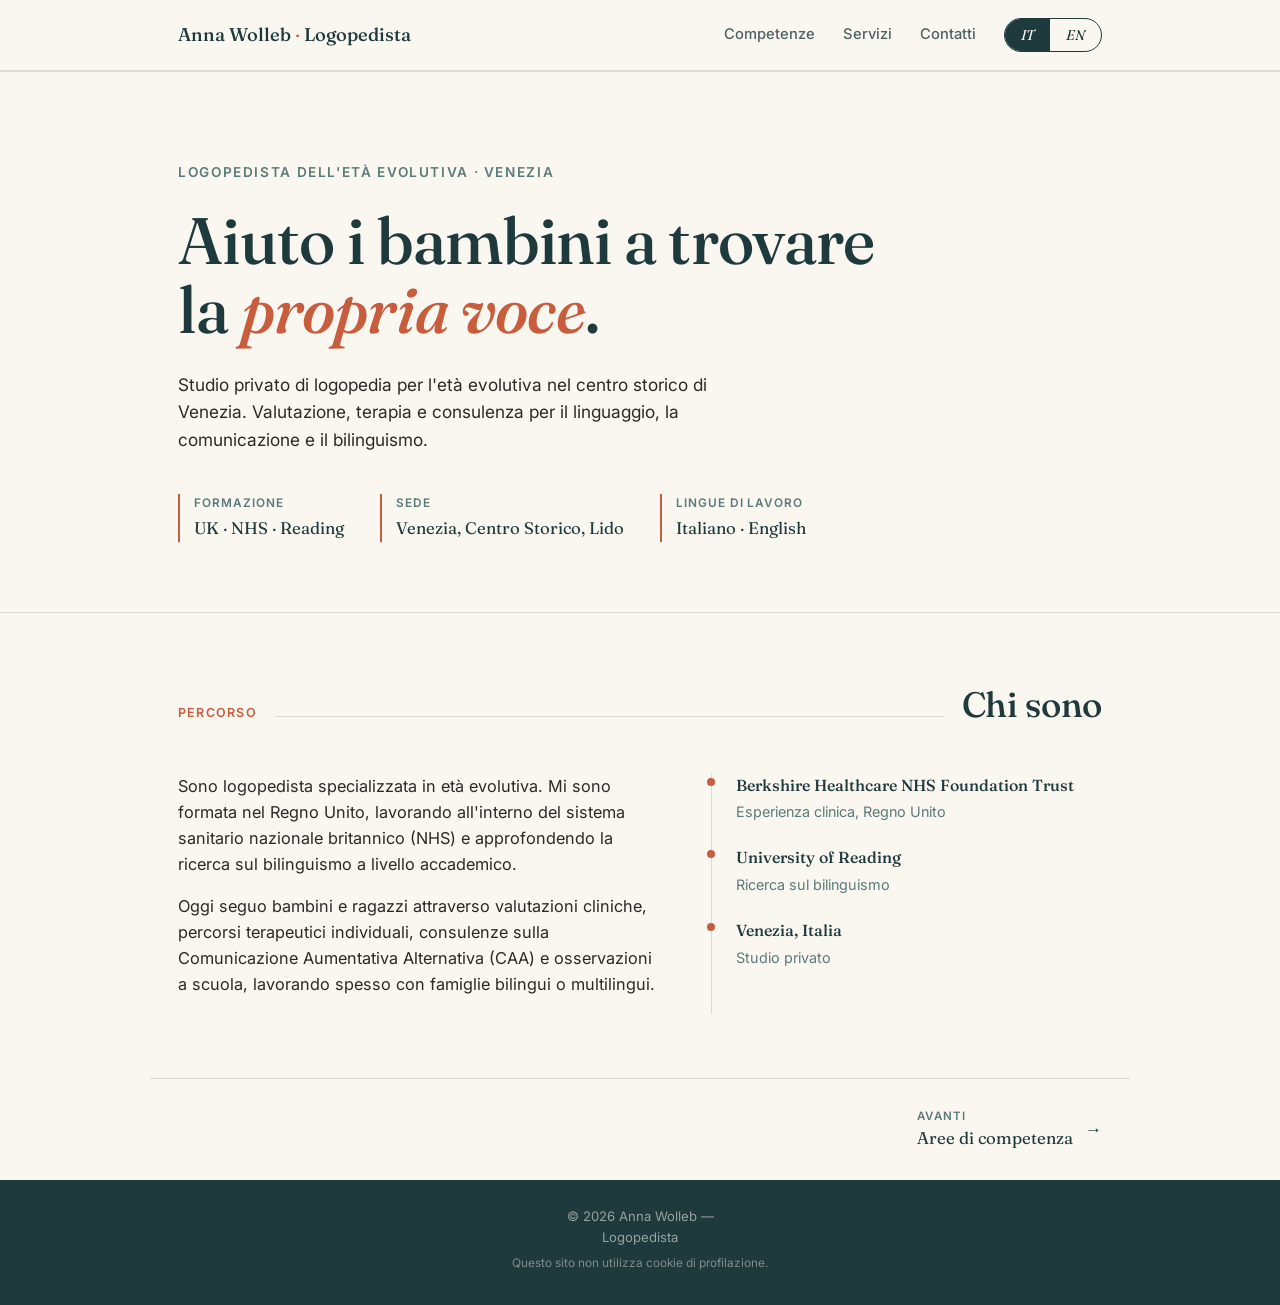
<file: index.html>
<!DOCTYPE html>
<html lang="it">
<head>
<meta charset="UTF-8">
<meta name="viewport" content="width=device-width, initial-scale=1.0">
<title>Anna Wolleb — Logopedista | Speech-Language Therapist</title>
<link rel="preconnect" href="https://fonts.googleapis.com">
<link rel="preconnect" href="https://fonts.gstatic.com" crossorigin>
<link href="https://fonts.googleapis.com/css2?family=Fraunces:ital,opsz,wght@0,9..144,300;0,9..144,400;0,9..144,500;0,9..144,600;1,9..144,400;1,9..144,500&family=Inter:wght@400;500;600&display=swap" rel="stylesheet">
<link rel="stylesheet" href="styles.css">
</head>
<body>

<header>
  <div class="header-inner">
    <a class="logo" href="index.html">Anna Wolleb <span>·</span> Logopedista</a>
    <nav>
      <a class="nav-link" href="expertise.html"><span data-lang="it">Competenze</span><span data-lang="en">Expertise</span></a>
      <a class="nav-link" href="services.html"><span data-lang="it">Servizi</span><span data-lang="en">Services</span></a>
      <a class="nav-link" href="contact.html"><span data-lang="it">Contatti</span><span data-lang="en">Contact</span></a>
      <div class="lang-toggle">
        <button id="btn-it" class="active" onclick="setLang('it')">IT</button>
        <button id="btn-en" onclick="setLang('en')">EN</button>
      </div>
    </nav>
  </div>
</header>

<section class="hero">
  <div class="wrap">
    <div class="hero-eyebrow">
      <span data-lang="it">Logopedista dell'età evolutiva · Venezia</span>
      <span data-lang="en">Paediatric Speech-Language Therapist · Venice</span>
    </div>
    <h1>
      <span data-lang="it">Aiuto i bambini a trovare<br>la <em>propria voce</em>.</span>
      <span data-lang="en">Helping children find<br>their <em>own voice</em>.</span>
    </h1>
    <p class="hero-sub">
      <span data-lang="it">Studio privato di logopedia per l'età evolutiva nel centro storico di Venezia. Valutazione, terapia e consulenza per il linguaggio, la comunicazione e il bilinguismo.</span>
      <span data-lang="en">A private speech-language therapy practice in the historic centre of Venice, working with children on language, communication, and bilingual development.</span>
    </p>
    <div class="hero-meta">
      <div class="hero-meta-item">
        <div class="label"><span data-lang="it">Formazione</span><span data-lang="en">Trained</span></div>
        <div class="value">UK · NHS · Reading</div>
      </div>
      <div class="hero-meta-item">
        <div class="label"><span data-lang="it">Sede</span><span data-lang="en">Based in</span></div>
        <div class="value">Venezia, Centro Storico, Lido</div>
      </div>
      <div class="hero-meta-item">
        <div class="label"><span data-lang="it">Lingue di lavoro</span><span data-lang="en">Languages</span></div>
        <div class="value">Italiano · English</div>
      </div>
    </div>
  </div>
</section>

<section id="about">
  <div class="wrap">
    <div class="section-head">
      <span class="section-tag"><span data-lang="it">Percorso</span><span data-lang="en">01 — Background</span></span>
      <div class="section-rule"></div>
      <h2><span data-lang="it">Chi sono</span><span data-lang="en">About me</span></h2>
    </div>
    <div class="about-grid">
      <div class="about-text">
        <p data-lang="it">Sono logopedista specializzata in età evolutiva. Mi sono formata nel Regno Unito, lavorando all'interno del sistema sanitario nazionale britannico (NHS) e approfondendo la ricerca sul bilinguismo a livello accademico.</p>
        <p data-lang="it">Oggi seguo bambini e ragazzi attraverso valutazioni cliniche, percorsi terapeutici individuali, consulenze sulla Comunicazione Aumentativa Alternativa (CAA) e osservazioni a scuola, lavorando spesso con famiglie bilingui o multilingui.</p>
        <p data-lang="en">I'm a paediatric speech-language therapist. I trained in the UK, working within the NHS and contributing to academic research on bilingualism, before returning to Italy to bring that experience to Venice.</p>
        <p data-lang="en">My work today includes clinical assessment, individual therapy, Augmentative and Alternative Communication (AAC) consultation, and school observations, often supporting bilingual and multilingual families.</p>
      </div>
      <div class="timeline">
        <div class="timeline-item">
          <div class="t-place">Berkshire Healthcare NHS Foundation Trust</div>
          <div class="t-role"><span data-lang="it">Esperienza clinica, Regno Unito</span><span data-lang="en">Clinical experience, United Kingdom</span></div>
        </div>
        <div class="timeline-item">
          <div class="t-place">University of Reading</div>
          <div class="t-role"><span data-lang="it">Ricerca sul bilinguismo</span><span data-lang="en">Bilingualism research</span></div>
        </div>
        <div class="timeline-item">
          <div class="t-place">Venezia, Italia</div>
          <div class="t-role"><span data-lang="it">Studio privato</span><span data-lang="en">Private practice</span></div>
        </div>
      </div>
    </div>
  </div>
</section>

<div class="page-links">
  <span></span>
  <a href="expertise.html">
    <span>
      <span class="pl-label"><span data-lang="it">Avanti</span><span data-lang="en">Next</span></span>
      <span data-lang="it">Aree di competenza</span><span data-lang="en">Areas of expertise</span>
    </span>
    →
  </a>
</div>

<footer>
  <div class="wrap">
    &copy; <span id="year"></span> Anna Wolleb — <span data-lang="it">Logopedista</span><span data-lang="en">Speech-Language Therapist</span>
    <div class="footer-note"><span data-lang="it">Questo sito non utilizza cookie di profilazione.</span><span data-lang="en">This site does not use profiling cookies.</span></div>
  </div>
</footer>

<script src="lang.js"></script>
</body>
</html>
</file>
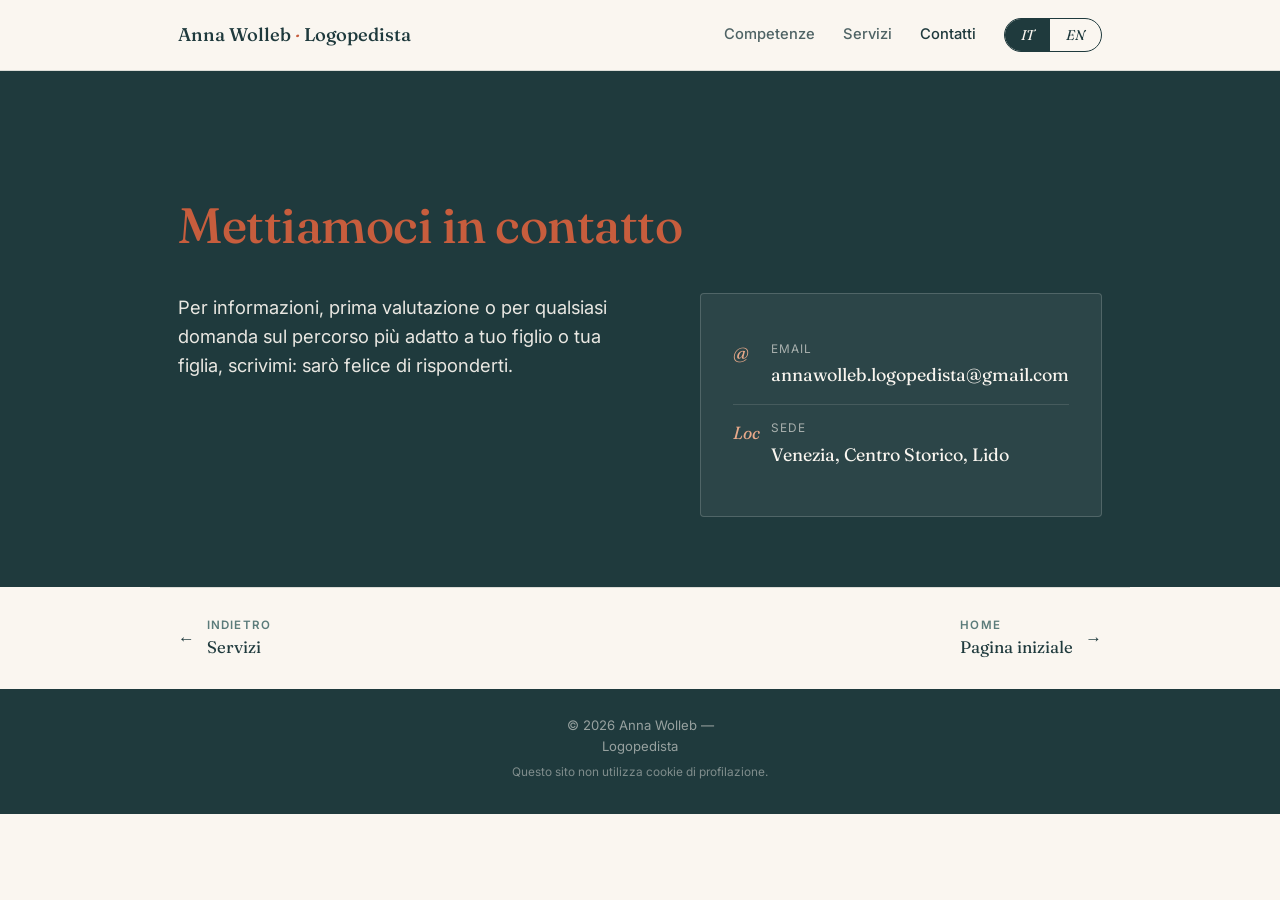
<file: contact.html>
<!DOCTYPE html>
<html lang="it">
<head>
<meta charset="UTF-8">
<meta name="viewport" content="width=device-width, initial-scale=1.0">
<title>Contatti — Anna Wolleb, Logopedista</title>
<link rel="preconnect" href="https://fonts.googleapis.com">
<link rel="preconnect" href="https://fonts.gstatic.com" crossorigin>
<link href="https://fonts.googleapis.com/css2?family=Fraunces:ital,opsz,wght@0,9..144,300;0,9..144,400;0,9..144,500;0,9..144,600;1,9..144,400;1,9..144,500&family=Inter:wght@400;500;600&display=swap" rel="stylesheet">
<link rel="stylesheet" href="styles.css">
<style>
  .contact-section .page-header-inner { padding: 64px 0 0; }
</style>
</head>
<body>

<header>
  <div class="header-inner">
    <a class="logo" href="index.html">Anna Wolleb <span>·</span> Logopedista</a>
    <nav>
      <a class="nav-link" href="expertise.html"><span data-lang="it">Competenze</span><span data-lang="en">Expertise</span></a>
      <a class="nav-link" href="services.html"><span data-lang="it">Servizi</span><span data-lang="en">Services</span></a>
      <a class="nav-link is-active" href="contact.html"><span data-lang="it">Contatti</span><span data-lang="en">Contact</span></a>
      <div class="lang-toggle">
        <button id="btn-it" class="active" onclick="setLang('it')">IT</button>
        <button id="btn-en" onclick="setLang('en')">EN</button>
      </div>
    </nav>
  </div>
</header>

<section class="contact-section" style="border-top: none; padding-bottom: 70px;">
  <div class="wrap" style="padding-top: 64px;">
    <h1 style="color: var(--clay); font-size: clamp(2.1rem, 5vw, 3.1rem); line-height: 1.08; max-width: 700px; margin-bottom: 20px;">
      <span data-lang="it">Mettiamoci in contatto</span>
      <span data-lang="en">Get in touch</span>
    </h1>

    <div class="contact-grid" style="margin-top: 40px;">
      <div>
        <p class="contact-lede" data-lang="it">Per informazioni, prima valutazione o per qualsiasi domanda sul percorso più adatto a tuo figlio o tua figlia, scrivimi: sarò felice di risponderti.</p>
        <p class="contact-lede" data-lang="en">For information, a first assessment, or any question about the right path for your child, write to me — I'd be glad to hear from you.</p>
      </div>
      <div class="contact-card">
        <div class="c-item">
          <div class="c-icon">@</div>
          <div class="c-body">
            <div class="c-label">Email</div>
            <a class="c-value" href="mailto:annawolleb.logopedista@gmail.com">annawolleb.logopedista@gmail.com</a>
          </div>
        </div>
        <div class="c-item">
          <div class="c-icon">Loc</div>
          <div class="c-body">
            <div class="c-label"><span data-lang="it">Sede</span><span data-lang="en">Location</span></div>
            <div class="c-value">Venezia, Centro Storico, Lido</div>
          </div>
        </div>
      </div>
    </div>
  </div>
</section>

<div class="page-links">
  <a href="services.html">
    ←
    <span>
      <span class="pl-label"><span data-lang="it">Indietro</span><span data-lang="en">Back</span></span>
      <span data-lang="it">Servizi</span><span data-lang="en">Services</span>
    </span>
  </a>
  <a href="index.html">
    <span>
      <span class="pl-label"><span data-lang="it">Home</span><span data-lang="en">Home</span></span>
      <span data-lang="it">Pagina iniziale</span><span data-lang="en">Homepage</span>
    </span>
    →
  </a>
</div>

<footer>
  <div class="wrap">
    &copy; <span id="year"></span> Anna Wolleb — <span data-lang="it">Logopedista</span><span data-lang="en">Speech-Language Therapist</span>
    <div class="footer-note"><span data-lang="it">Questo sito non utilizza cookie di profilazione.</span><span data-lang="en">This site does not use profiling cookies.</span></div>
  </div>
</footer>

<script src="lang.js"></script>
</body>
</html>
</file>
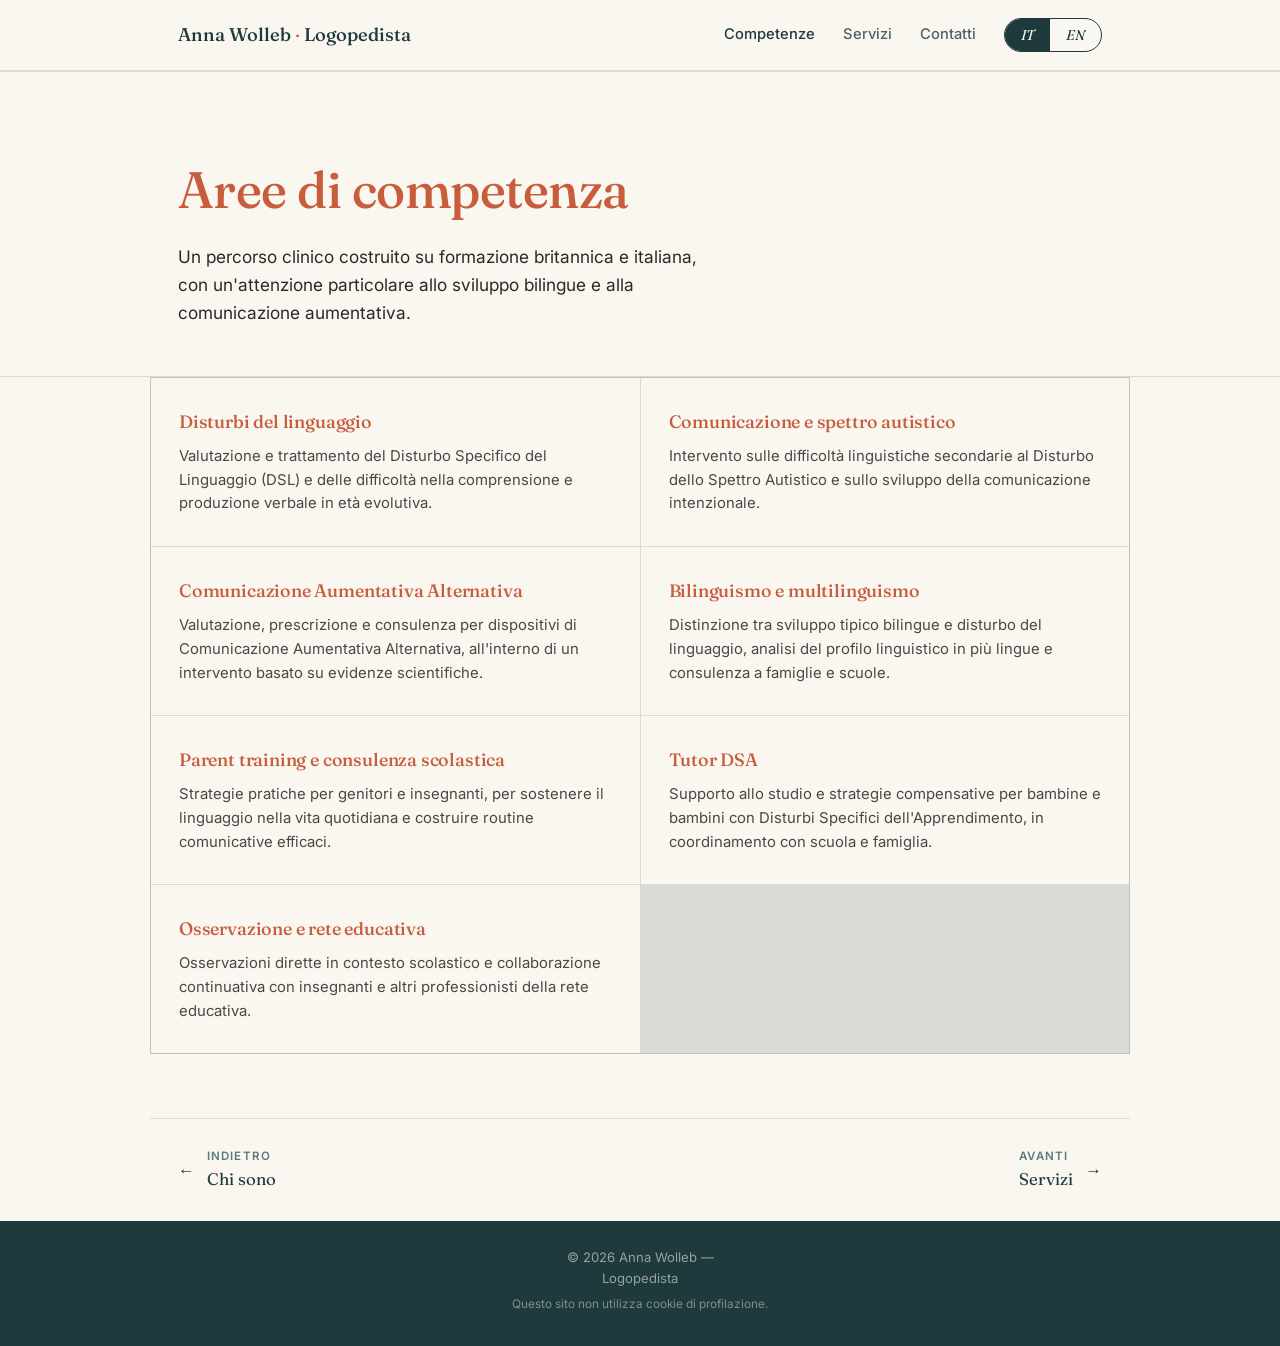
<file: expertise.html>
<!DOCTYPE html>
<html lang="it">
<head>
<meta charset="UTF-8">
<meta name="viewport" content="width=device-width, initial-scale=1.0">
<title>Competenze — Anna Wolleb, Logopedista</title>
<link rel="preconnect" href="https://fonts.googleapis.com">
<link rel="preconnect" href="https://fonts.gstatic.com" crossorigin>
<link href="https://fonts.googleapis.com/css2?family=Fraunces:ital,opsz,wght@0,9..144,300;0,9..144,400;0,9..144,500;0,9..144,600;1,9..144,400;1,9..144,500&family=Inter:wght@400;500;600&display=swap" rel="stylesheet">
<link rel="stylesheet" href="styles.css">
</head>
<body>

<header>
  <div class="header-inner">
    <a class="logo" href="index.html">Anna Wolleb <span>·</span> Logopedista</a>
    <nav>
      <a class="nav-link is-active" href="expertise.html"><span data-lang="it">Competenze</span><span data-lang="en">Expertise</span></a>
      <a class="nav-link" href="services.html"><span data-lang="it">Servizi</span><span data-lang="en">Services</span></a>
      <a class="nav-link" href="contact.html"><span data-lang="it">Contatti</span><span data-lang="en">Contact</span></a>
      <div class="lang-toggle">
        <button id="btn-it" class="active" onclick="setLang('it')">IT</button>
        <button id="btn-en" onclick="setLang('en')">EN</button>
      </div>
    </nav>
  </div>
</header>

<section class="page-header">
  <div class="wrap">
    <h1>
      <span data-lang="it">Aree di competenza</span>
      <span data-lang="en">Areas of expertise</span>
    </h1>
    <p class="hero-sub">
      <span data-lang="it">Un percorso clinico costruito su formazione britannica e italiana, con un'attenzione particolare allo sviluppo bilingue e alla comunicazione aumentativa.</span>
      <span data-lang="en">A clinical background shaped by both UK and Italian training, with particular attention to bilingual development and augmentative communication.</span>
    </p>
  </div>
</section>

<section style="padding-top: 0;">
  <div class="wrap" style="padding: 0;">
    <div class="expertise-grid">
      <div class="expertise-card">
        <!-- <span class="e-mark">Aa</span> -->
        <h3><span data-lang="it">Disturbi del linguaggio</span><span data-lang="en">Language disorders</span></h3>
        <p data-lang="it">Valutazione e trattamento del Disturbo Specifico del Linguaggio (DSL) e delle difficoltà nella comprensione e produzione verbale in età evolutiva.</p>
        <p data-lang="en">Assessment and treatment of Specific Language Impairment (DSL) and difficulties with comprehension and expressive language in children.</p>
      </div>
      <div class="expertise-card">
        <!-- <span class="e-mark">ASD</span> -->
        <h3><span data-lang="it">Comunicazione e spettro autistico</span><span data-lang="en">Communication & autism spectrum</span></h3>
        <p data-lang="it">Intervento sulle difficoltà linguistiche secondarie al Disturbo dello Spettro Autistico e sullo sviluppo della comunicazione intenzionale.</p>
        <p data-lang="en">Intervention for language difficulties secondary to Autism Spectrum Disorder, and support for the development of intentional communication.</p>
      </div>
      <div class="expertise-card">
        <!-- <span class="e-mark">CAA</span> -->
        <h3><span data-lang="it">Comunicazione Aumentativa Alternativa</span><span data-lang="en">AAC</span></h3>
        <p data-lang="it">Valutazione, prescrizione e consulenza per dispositivi di Comunicazione Aumentativa Alternativa, all'interno di un intervento basato su evidenze scientifiche.</p>
        <p data-lang="en">Assessment, prescription support, and consultation for Augmentative and Alternative Communication devices, within an evidence-based intervention.</p>
      </div>
      <div class="expertise-card">
        <!-- <span class="e-mark">2L</span> -->
        <h3><span data-lang="it">Bilinguismo e multilinguismo</span><span data-lang="en">Bilingual & multilingual development</span></h3>
        <p data-lang="it">Distinzione tra sviluppo tipico bilingue e disturbo del linguaggio, analisi del profilo linguistico in più lingue e consulenza a famiglie e scuole.</p>
        <p data-lang="en">Distinguishing typical bilingual development from language disorder, profiling language skills across languages, and advising families and schools.</p>
      </div>
      <div class="expertise-card">
        <!-- <span class="e-mark">Fa</span> -->
        <h3><span data-lang="it">Parent training e consulenza scolastica</span><span data-lang="en">Parent training & school consultation</span></h3>
        <p data-lang="it">Strategie pratiche per genitori e insegnanti, per sostenere il linguaggio nella vita quotidiana e costruire routine comunicative efficaci.</p>
        <p data-lang="en">Practical strategies for parents and teachers, to support language in everyday life and build effective communicative routines.</p>
      </div>
      <div class="expertise-card">
        <!-- <span class="e-mark">DSA</span> -->
        <h3><span data-lang="it">Tutor DSA</span><span data-lang="en">DSA Tutor</span></h3>
        <p data-lang="it">Supporto allo studio e strategie compensative per bambine e bambini con Disturbi Specifici dell'Apprendimento, in coordinamento con scuola e famiglia.</p>
        <p data-lang="en">Study support and compensatory strategies for children with Specific Learning Disorders, in coordination with school and family.</p>
      </div>
      <div class="expertise-card">
        <!-- <span class="e-m  ark">Sc</span> -->
        <h3><span data-lang="it">Osservazione e rete educativa</span><span data-lang="en">Observation & educational network</span></h3>
        <p data-lang="it">Osservazioni dirette in contesto scolastico e collaborazione continuativa con insegnanti e altri professionisti della rete educativa.</p>
        <p data-lang="en">Direct classroom observation and ongoing collaboration with teachers and other professionals in the educational network.</p>
      </div>
    </div>
  </div>
</section>

<div class="page-links">
  <a href="index.html">
    ←
    <span>
      <span class="pl-label"><span data-lang="it">Indietro</span><span data-lang="en">Back</span></span>
      <span data-lang="it">Chi sono</span><span data-lang="en">About me</span>
    </span>
  </a>
  <a href="services.html">
    <span>
      <span class="pl-label"><span data-lang="it">Avanti</span><span data-lang="en">Next</span></span>
      <span data-lang="it">Servizi</span><span data-lang="en">Services</span>
    </span>
    →
  </a>
</div>

<footer>
  <div class="wrap">
    &copy; <span id="year"></span> Anna Wolleb — <span data-lang="it">Logopedista</span><span data-lang="en">Speech-Language Therapist</span>
    <div class="footer-note"><span data-lang="it">Questo sito non utilizza cookie di profilazione.</span><span data-lang="en">This site does not use profiling cookies.</span></div>
  </div>
</footer>

<script src="lang.js"></script>
</body>
</html>
</file>
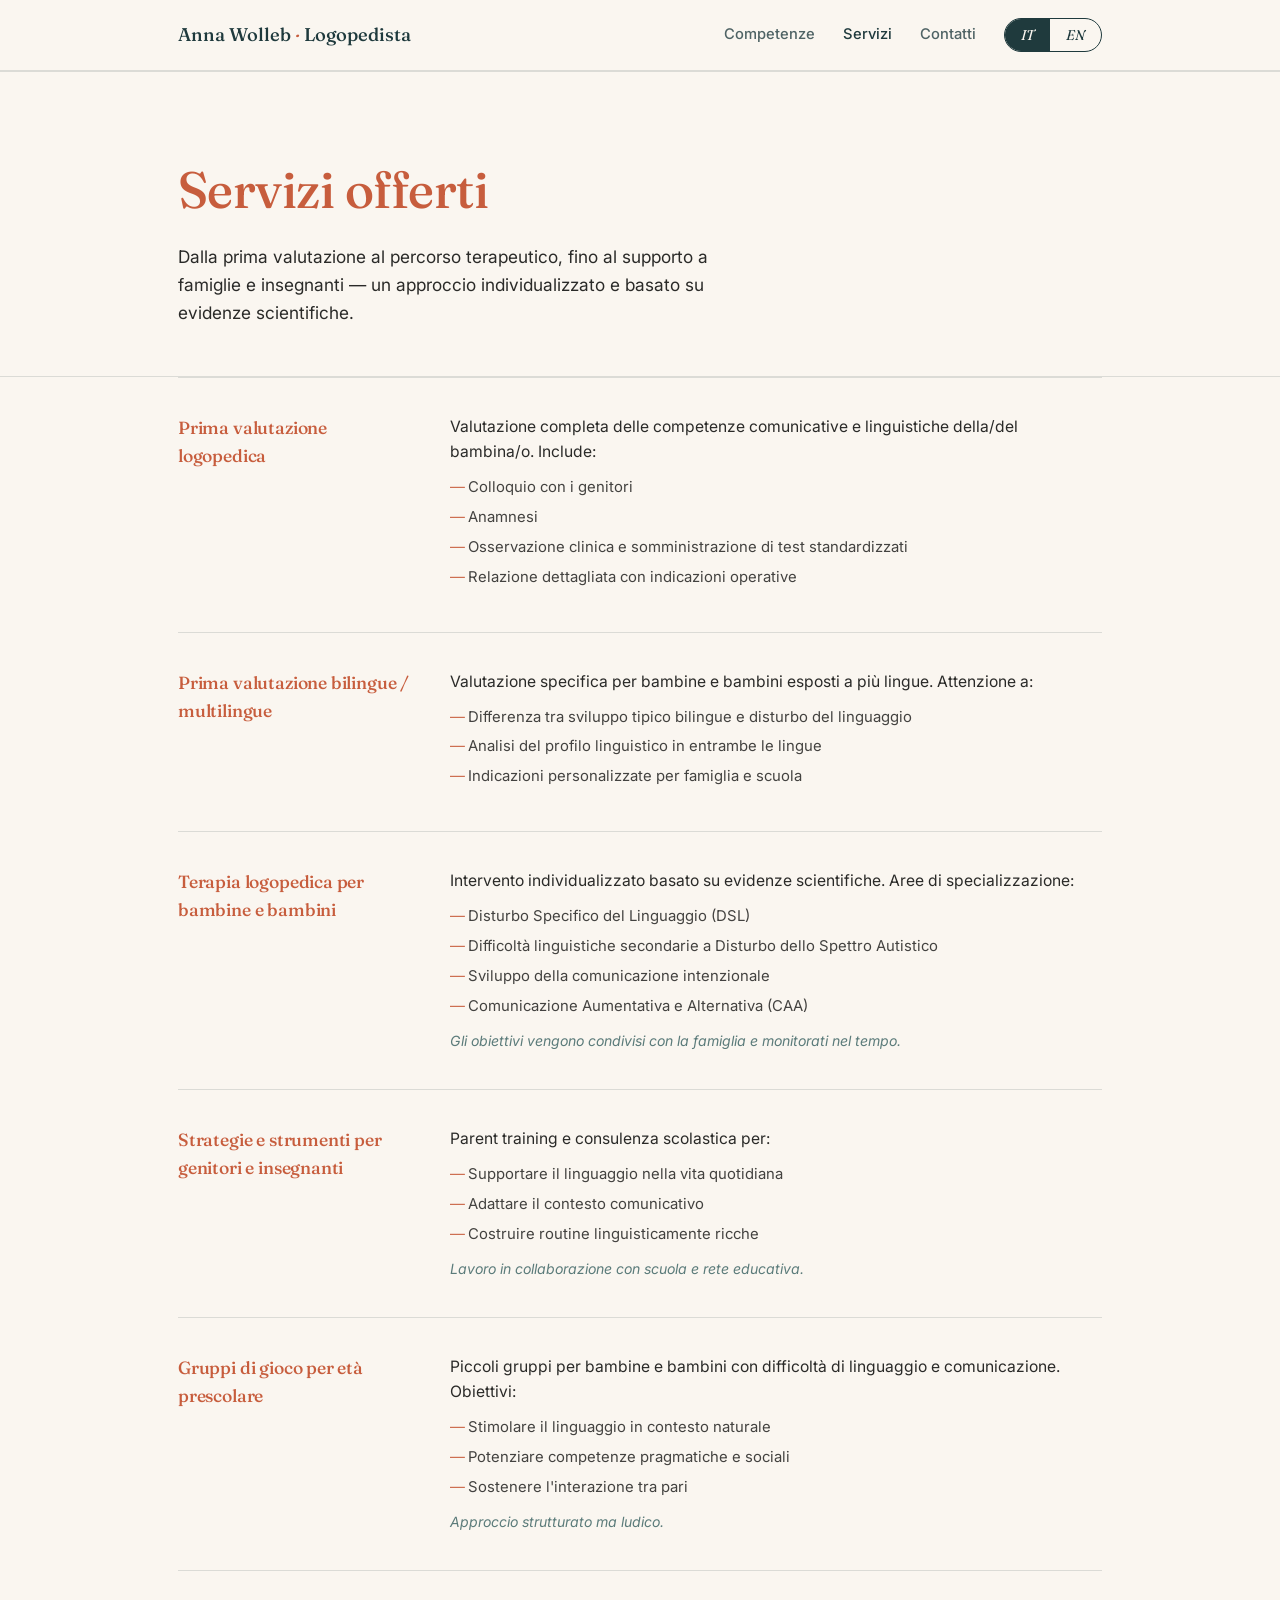
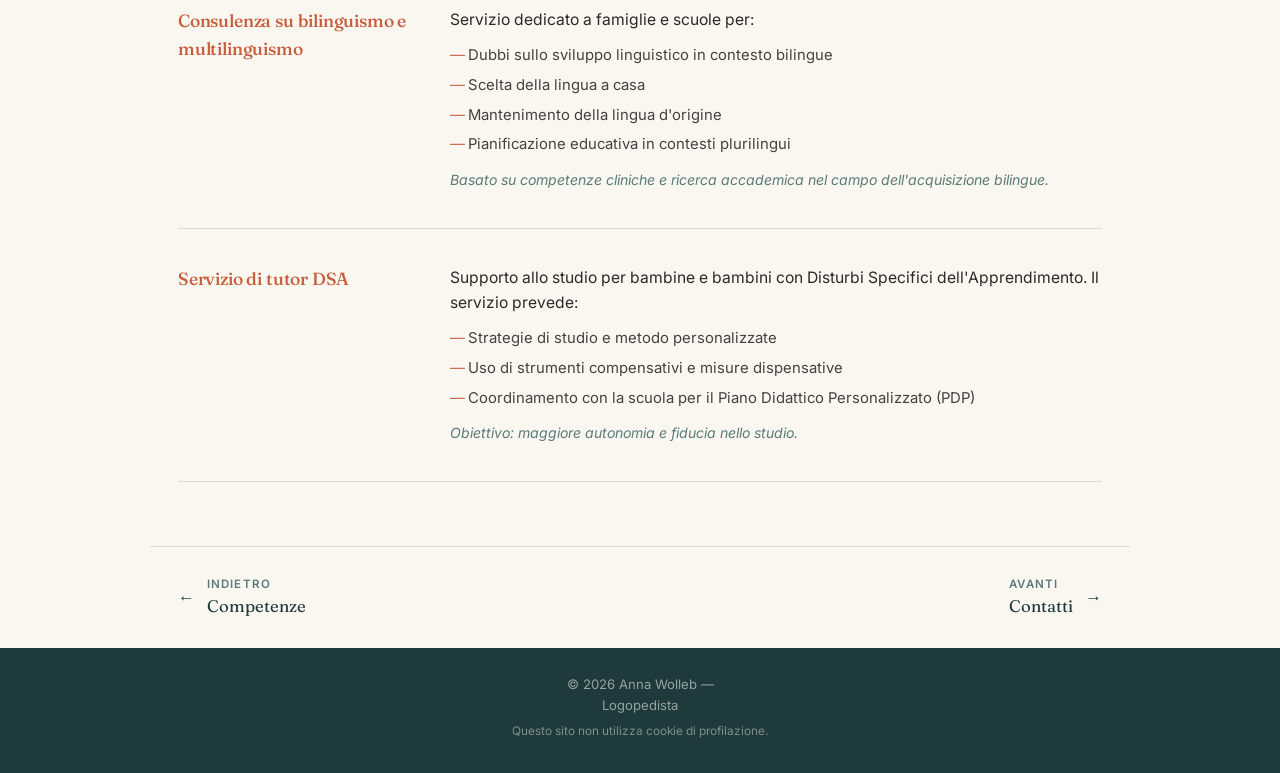
<file: services.html>
<!DOCTYPE html>
<html lang="it">
<head>
<meta charset="UTF-8">
<meta name="viewport" content="width=device-width, initial-scale=1.0">
<title>Servizi — Anna Wolleb, Logopedista</title>
<link rel="preconnect" href="https://fonts.googleapis.com">
<link rel="preconnect" href="https://fonts.gstatic.com" crossorigin>
<link href="https://fonts.googleapis.com/css2?family=Fraunces:ital,opsz,wght@0,9..144,300;0,9..144,400;0,9..144,500;0,9..144,600;1,9..144,400;1,9..144,500&family=Inter:wght@400;500;600&display=swap" rel="stylesheet">
<link rel="stylesheet" href="styles.css">
</head>
<body>

<header>
  <div class="header-inner">
    <a class="logo" href="index.html">Anna Wolleb <span>·</span> Logopedista</a>
    <nav>
      <a class="nav-link" href="expertise.html"><span data-lang="it">Competenze</span><span data-lang="en">Expertise</span></a>
      <a class="nav-link is-active" href="services.html"><span data-lang="it">Servizi</span><span data-lang="en">Services</span></a>
      <a class="nav-link" href="contact.html"><span data-lang="it">Contatti</span><span data-lang="en">Contact</span></a>
      <div class="lang-toggle">
        <button id="btn-it" class="active" onclick="setLang('it')">IT</button>
        <button id="btn-en" onclick="setLang('en')">EN</button>
      </div>
    </nav>
  </div>
</header>

<section class="page-header">
  <div class="wrap">
    <h1>
      <span data-lang="it">Servizi offerti</span>
      <span data-lang="en">Services offered</span>
    </h1>
    <p class="hero-sub">
      <span data-lang="it">Dalla prima valutazione al percorso terapeutico, fino al supporto a famiglie e insegnanti — un approccio individualizzato e basato su evidenze scientifiche.</span>
      <span data-lang="en">From first assessment to ongoing therapy, to support for families and teachers — an individualised, evidence-based approach.</span>
    </p>
  </div>
</section>

<section style="padding-top: 0;">
  <div class="wrap">

    <div class="service-detail">
      <div>
        <h3><span data-lang="it">Prima valutazione logopedica</span><span data-lang="en">Initial speech-language assessment</span></h3>
      </div>
      <div>
        <p class="sd-intro">
          <span data-lang="it">Valutazione completa delle competenze comunicative e linguistiche della/del bambina/o. Include:</span>
          <span data-lang="en">A comprehensive evaluation of the child's communicative and linguistic skills. Includes:</span>
        </p>
        <ul class="sd-list">
          <li><span data-lang="it">Colloquio con i genitori</span><span data-lang="en">Interview with parents</span></li>
          <li><span data-lang="it">Anamnesi</span><span data-lang="en">Case history</span></li>
          <li><span data-lang="it">Osservazione clinica e somministrazione di test standardizzati</span><span data-lang="en">Clinical observation and standardised testing</span></li>
          <li><span data-lang="it">Relazione dettagliata con indicazioni operative</span><span data-lang="en">A detailed report with practical recommendations</span></li>
        </ul>
      </div>
    </div>

    <div class="service-detail">
      <div>
        <h3><span data-lang="it">Prima valutazione bilingue / multilingue</span><span data-lang="en">Initial bilingual / multilingual assessment</span></h3>
      </div>
      <div>
        <p class="sd-intro">
          <span data-lang="it">Valutazione specifica per bambine e bambini esposti a più lingue. Attenzione a:</span>
          <span data-lang="en">A specific assessment for children exposed to more than one language. Particular attention to:</span>
        </p>
        <ul class="sd-list">
          <li><span data-lang="it">Differenza tra sviluppo tipico bilingue e disturbo del linguaggio</span><span data-lang="en">Distinguishing typical bilingual development from a language disorder</span></li>
          <li><span data-lang="it">Analisi del profilo linguistico in entrambe le lingue</span><span data-lang="en">Analysis of the language profile in both languages</span></li>
          <li><span data-lang="it">Indicazioni personalizzate per famiglia e scuola</span><span data-lang="en">Personalised recommendations for family and school</span></li>
        </ul>
      </div>
    </div>

    <div class="service-detail">
      <div>
        <h3><span data-lang="it">Terapia logopedica per bambine e bambini</span><span data-lang="en">Speech-language therapy for children</span></h3>
      </div>
      <div>
        <p class="sd-intro">
          <span data-lang="it">Intervento individualizzato basato su evidenze scientifiche. Aree di specializzazione:</span>
          <span data-lang="en">Individualised, evidence-based intervention. Areas of specialisation:</span>
        </p>
        <ul class="sd-list">
          <li><span data-lang="it">Disturbo Specifico del Linguaggio (DSL)</span><span data-lang="en">Specific Language Impairment (DSL)</span></li>
          <li><span data-lang="it">Difficoltà linguistiche secondarie a Disturbo dello Spettro Autistico</span><span data-lang="en">Language difficulties secondary to Autism Spectrum Disorder</span></li>
          <li><span data-lang="it">Sviluppo della comunicazione intenzionale</span><span data-lang="en">Development of intentional communication</span></li>
          <li><span data-lang="it">Comunicazione Aumentativa e Alternativa (CAA)</span><span data-lang="en">Augmentative and Alternative Communication (AAC)</span></li>
        </ul>
        <p class="sd-note">
          <span data-lang="it">Gli obiettivi vengono condivisi con la famiglia e monitorati nel tempo.</span>
          <span data-lang="en">Goals are shared with the family and monitored over time.</span>
        </p>
      </div>
    </div>

    <div class="service-detail">
      <div>
        <h3><span data-lang="it">Strategie e strumenti per genitori e insegnanti</span><span data-lang="en">Strategies and tools for parents and teachers</span></h3>
      </div>
      <div>
        <p class="sd-intro">
          <span data-lang="it">Parent training e consulenza scolastica per:</span>
          <span data-lang="en">Parent training and school consultation to:</span>
        </p>
        <ul class="sd-list">
          <li><span data-lang="it">Supportare il linguaggio nella vita quotidiana</span><span data-lang="en">Support language in everyday life</span></li>
          <li><span data-lang="it">Adattare il contesto comunicativo</span><span data-lang="en">Adapt the communicative environment</span></li>
          <li><span data-lang="it">Costruire routine linguisticamente ricche</span><span data-lang="en">Build language-rich routines</span></li>
        </ul>
        <p class="sd-note">
          <span data-lang="it">Lavoro in collaborazione con scuola e rete educativa.</span>
          <span data-lang="en">Carried out in collaboration with the school and the wider educational network.</span>
        </p>
      </div>
    </div>

    <div class="service-detail">
      <div>
        <h3><span data-lang="it">Gruppi di gioco per età prescolare</span><span data-lang="en">Play groups for preschool age</span></h3>
      </div>
      <div>
        <p class="sd-intro">
          <span data-lang="it">Piccoli gruppi per bambine e bambini con difficoltà di linguaggio e comunicazione. Obiettivi:</span>
          <span data-lang="en">Small groups for children with language and communication difficulties. Goals:</span>
        </p>
        <ul class="sd-list">
          <li><span data-lang="it">Stimolare il linguaggio in contesto naturale</span><span data-lang="en">Stimulate language in a natural context</span></li>
          <li><span data-lang="it">Potenziare competenze pragmatiche e sociali</span><span data-lang="en">Strengthen pragmatic and social skills</span></li>
          <li><span data-lang="it">Sostenere l'interazione tra pari</span><span data-lang="en">Support peer interaction</span></li>
        </ul>
        <p class="sd-note">
          <span data-lang="it">Approccio strutturato ma ludico.</span>
          <span data-lang="en">A structured yet playful approach.</span>
        </p>
      </div>
    </div>

    <div class="service-detail">
      <div>
        <h3><span data-lang="it">Consulenza su bilinguismo e multilinguismo</span><span data-lang="en">Bilingual and multilingual consultation</span></h3>
      </div>
      <div>
        <p class="sd-intro">
          <span data-lang="it">Servizio dedicato a famiglie e scuole per:</span>
          <span data-lang="en">A dedicated service for families and schools, addressing:</span>
        </p>
        <ul class="sd-list">
          <li><span data-lang="it">Dubbi sullo sviluppo linguistico in contesto bilingue</span><span data-lang="en">Questions about language development in a bilingual context</span></li>
          <li><span data-lang="it">Scelta della lingua a casa</span><span data-lang="en">Choosing which language(s) to use at home</span></li>
          <li><span data-lang="it">Mantenimento della lingua d'origine</span><span data-lang="en">Maintaining the family's heritage language</span></li>
          <li><span data-lang="it">Pianificazione educativa in contesti plurilingui</span><span data-lang="en">Educational planning in multilingual contexts</span></li>
        </ul>
        <p class="sd-note">
          <span data-lang="it">Basato su competenze cliniche e ricerca accademica nel campo dell'acquisizione bilingue.</span>
          <span data-lang="en">Grounded in clinical expertise and academic research in bilingual acquisition.</span>
        </p>
      </div>
    </div>

    <div class="service-detail">
      <div>
        <h3><span data-lang="it">Servizio di tutor DSA</span><span data-lang="en">DSA tutoring service</span></h3>
      </div>
      <div>
        <p class="sd-intro">
          <span data-lang="it">Supporto allo studio per bambine e bambini con Disturbi Specifici dell'Apprendimento. Il servizio prevede:</span>
          <span data-lang="en">Study support for children with Specific Learning Disorders. The service includes:</span>
        </p>
        <ul class="sd-list">
          <li><span data-lang="it">Strategie di studio e metodo personalizzate</span><span data-lang="en">Personalised study strategies and study method</span></li>
          <li><span data-lang="it">Uso di strumenti compensativi e misure dispensative</span><span data-lang="en">Use of compensatory tools and dispensatory measures</span></li>
          <li><span data-lang="it">Coordinamento con la scuola per il Piano Didattico Personalizzato (PDP)</span><span data-lang="en">Coordination with the school on the Personalised Learning Plan (PDP)</span></li>
        </ul>
        <p class="sd-note">
          <span data-lang="it">Obiettivo: maggiore autonomia e fiducia nello studio.</span>
          <span data-lang="en">Goal: greater independence and confidence in studying.</span>
        </p>
      </div>
    </div>

  </div>
</section>

<div class="page-links">
  <a href="expertise.html">
    ←
    <span>
      <span class="pl-label"><span data-lang="it">Indietro</span><span data-lang="en">Back</span></span>
      <span data-lang="it">Competenze</span><span data-lang="en">Expertise</span>
    </span>
  </a>
  <a href="contact.html">
    <span>
      <span class="pl-label"><span data-lang="it">Avanti</span><span data-lang="en">Next</span></span>
      <span data-lang="it">Contatti</span><span data-lang="en">Contact</span>
    </span>
    →
  </a>
</div>

<footer>
  <div class="wrap">
    &copy; <span id="year"></span> Anna Wolleb — <span data-lang="it">Logopedista</span><span data-lang="en">Speech-Language Therapist</span>
    <div class="footer-note"><span data-lang="it">Questo sito non utilizza cookie di profilazione.</span><span data-lang="en">This site does not use profiling cookies.</span></div>
  </div>
</footer>

<script src="lang.js"></script>
</body>
</html>
</file>
<file: styles.css>
:root {
  --paper: #FAF6F0;
  --ink: #1F3A3D;
  --clay: #C75D3D;
  --sage: #5B7B7A;
  --text: #2A2A28;
  --line: rgba(31, 58, 61, 0.14);
  --paper-warm: #F3ECE2;
}

* { margin: 0; padding: 0; box-sizing: border-box; }

html { scroll-behavior: smooth; }

@media (prefers-reduced-motion: reduce) {
  html { scroll-behavior: auto; }
  * { animation-duration: 0.01ms !important; transition-duration: 0.01ms !important; }
}

body {
  background: var(--paper);
  color: var(--text);
  font-family: 'Inter', sans-serif;
  line-height: 1.6;
  overflow-x: hidden;
}

h1, h2, h3, .display {
  font-family: 'Fraunces', serif;
  color: var(--ink);
  font-weight: 500;
  letter-spacing: -0.01em;
}

a { color: inherit; text-decoration: none; }

:focus-visible {
  outline: 2px solid var(--clay);
  outline-offset: 3px;
}

.wrap {
  max-width: 980px;
  margin: 0 auto;
  padding: 0 28px;
}

/* ---------- HEADER ---------- */
header {
  position: sticky;
  top: 0;
  z-index: 50;
  background: rgba(250, 246, 240, 0.92);
  backdrop-filter: blur(8px);
  border-bottom: 1px solid var(--line);
}

.header-inner {
  display: flex;
  align-items: center;
  justify-content: space-between;
  padding: 18px 28px;
  max-width: 980px;
  margin: 0 auto;
}

.logo {
  font-family: 'Fraunces', serif;
  font-size: 1.15rem;
  font-weight: 500;
  color: var(--ink);
}

.logo span {
  color: var(--clay);
  font-style: italic;
}

nav {
  display: flex;
  align-items: center;
  gap: 28px;
}

nav a.nav-link {
  font-size: 0.92rem;
  font-weight: 500;
  color: var(--ink);
  opacity: 0.78;
  transition: opacity 0.2s;
}

nav a.nav-link:hover { opacity: 1; }

nav a.nav-link.is-active { opacity: 1; }

@media (max-width: 640px) {
  .header-inner {
    flex-wrap: wrap;
    row-gap: 10px;
  }
  nav {
    width: 100%;
    justify-content: space-between;
    gap: 14px;
  }
  nav a.nav-link {
    font-size: 0.82rem;
  }
}

/* Language toggle */
.lang-toggle {
  display: flex;
  align-items: center;
  border: 1px solid var(--ink);
  border-radius: 999px;
  overflow: hidden;
  font-family: 'Fraunces', serif;
  font-style: italic;
  font-size: 0.88rem;
}

.lang-toggle button {
  background: none;
  border: none;
  padding: 7px 16px;
  cursor: pointer;
  color: var(--ink);
  font-family: inherit;
  font-style: inherit;
  font-size: inherit;
  transition: background 0.25s, color 0.25s;
}

.lang-toggle button.active {
  background: var(--ink);
  color: var(--paper);
}

/* ---------- HERO ---------- */
.hero {
  padding: 90px 0 70px;
  position: relative;
}

.hero-eyebrow {
  font-size: 0.85rem;
  text-transform: uppercase;
  letter-spacing: 0.12em;
  color: var(--sage);
  font-weight: 600;
  margin-bottom: 22px;
  opacity: 0;
  animation: rise 0.7s ease forwards;
  animation-delay: 0.05s;
}

.hero h1 {
  font-size: clamp(2.4rem, 6vw, 4.1rem);
  line-height: 1.06;
  max-width: 760px;
  opacity: 0;
  animation: rise 0.8s ease forwards;
  animation-delay: 0.15s;
}

.hero h1 em {
  font-style: italic;
  color: var(--clay);
}

.hero-sub {
  margin-top: 26px;
  max-width: 540px;
  font-size: 1.08rem;
  color: var(--text);
  opacity: 0;
  animation: rise 0.8s ease forwards;
  animation-delay: 0.3s;
}

.hero-meta {
  margin-top: 40px;
  display: flex;
  gap: 36px;
  flex-wrap: wrap;
  opacity: 0;
  animation: rise 0.8s ease forwards;
  animation-delay: 0.45s;
}

.hero-meta-item {
  border-left: 2px solid var(--clay);
  padding-left: 14px;
}

.hero-meta-item .label {
  font-size: 0.74rem;
  text-transform: uppercase;
  letter-spacing: 0.08em;
  color: var(--sage);
  font-weight: 600;
}

.hero-meta-item .value {
  font-family: 'Fraunces', serif;
  font-size: 1.05rem;
  color: var(--ink);
  margin-top: 2px;
}

@keyframes rise {
  from { opacity: 0; transform: translateY(14px); }
  to { opacity: 1; transform: translateY(0); }
}

/* ---------- PAGE HEADER (inner pages) ---------- */
.page-header {
  padding: 90px 0 50px;
}

.page-header .hero-eyebrow {
  animation: none;
  opacity: 1;
}

.page-header h1 {
  font-size: clamp(2rem, 5vw, 3.2rem);
  line-height: 1.08;
  max-width: 700px;
  margin-bottom: 16px;
  color: var(--clay);
}

.page-header .hero-sub {
  animation: none;
  opacity: 1;
}

/* ---------- SECTION SHARED ---------- */
section { padding: 64px 0; border-top: 1px solid var(--line); }

.section-head {
  display: flex;
  align-items: baseline;
  gap: 18px;
  margin-bottom: 40px;
  flex-wrap: wrap;
}

.section-tag {
  font-size: 0.78rem;
  text-transform: uppercase;
  letter-spacing: 0.1em;
  color: var(--clay);
  font-weight: 600;
  white-space: nowrap;
}

.section-head h2 {
  font-size: clamp(1.6rem, 3.2vw, 2.2rem);
}

.section-rule {
  flex: 1;
  height: 1px;
  background: var(--line);
  min-width: 40px;
}

/* ---------- ABOUT ---------- */
.about-grid {
  display: grid;
  grid-template-columns: 1.1fr 0.9fr;
  gap: 56px;
}

@media (max-width: 760px) {
  .about-grid { grid-template-columns: 1fr; gap: 32px; }
}

.about-text p {
  margin-bottom: 16px;
  font-size: 1.02rem;
}

.about-text p:last-child { margin-bottom: 0; }

.timeline {
  border-left: 1px solid var(--line);
  padding-left: 24px;
}

.timeline-item {
  position: relative;
  padding-bottom: 22px;
}

.timeline-item:last-child { padding-bottom: 0; }

.timeline-item::before {
  content: '';
  position: absolute;
  left: -29px;
  top: 5px;
  width: 8px;
  height: 8px;
  border-radius: 50%;
  background: var(--clay);
}

.timeline-item .t-place {
  font-family: 'Fraunces', serif;
  font-weight: 500;
  color: var(--ink);
  font-size: 1rem;
}

.timeline-item .t-role {
  font-size: 0.9rem;
  color: var(--sage);
  margin-top: 2px;
}

/* ---------- EXPERTISE ---------- */
.expertise-grid {
  display: grid;
  grid-template-columns: repeat(2, 1fr);
  gap: 1px;
  background: var(--line);
  border: 1px solid var(--line);
}

@media (max-width: 640px) {
  .expertise-grid { grid-template-columns: 1fr; }
}

.expertise-card {
  background: var(--paper);
  padding: 30px 28px;
  transition: background 0.3s;
}

.expertise-card:hover {
  background: var(--paper-warm);
}

.expertise-card .e-mark {
  font-family: 'Fraunces', serif;
  font-style: italic;
  color: var(--clay);
  font-size: 1.4rem;
  line-height: 1;
  margin-bottom: 14px;
  display: block;
}

.expertise-card h3 {
  font-size: 1.12rem;
  margin-bottom: 8px;
  color: var(--clay);
}

.expertise-card p {
  font-size: 0.93rem;
  color: var(--text);
  opacity: 0.85;
}

/* ---------- SERVICES ---------- */
.services-list {
  display: flex;
  flex-direction: column;
}

.service-row {
  display: grid;
  grid-template-columns: 220px 1fr;
  gap: 24px;
  padding: 22px 0;
  border-bottom: 1px solid var(--line);
  align-items: baseline;
}

.service-row:first-child { border-top: 1px solid var(--line); }

@media (max-width: 640px) {
  .service-row { grid-template-columns: 1fr; gap: 6px; }
}

.service-row .s-name {
  font-family: 'Fraunces', serif;
  font-size: 1.08rem;
  color: var(--ink);
}

.service-row .s-desc {
  font-size: 0.95rem;
  color: var(--text);
  opacity: 0.88;
}

/* ---------- SERVICE DETAIL (services page) ---------- */
.service-detail {
  display: grid;
  grid-template-columns: 240px 1fr;
  gap: 32px;
  padding: 36px 0;
  border-bottom: 1px solid var(--line);
}

.service-detail:first-child { border-top: 1px solid var(--line); }

@media (max-width: 700px) {
  .service-detail { grid-template-columns: 1fr; gap: 14px; }
}

.sd-number {
  font-family: 'Fraunces', serif;
  font-style: italic;
  color: var(--clay);
  font-size: 1.1rem;
  display: block;
  margin-bottom: 6px;
}

.service-detail h3 {
  font-size: 1.1rem;
  color: var(--clay);
}

.sd-intro {
  font-size: 0.98rem;
  margin-bottom: 12px;
}

.sd-list {
  list-style: none;
  padding: 0;
}

.sd-list li {
  position: relative;
  padding-left: 18px;
  font-size: 0.93rem;
  margin-bottom: 6px;
  color: var(--text);
  opacity: 0.88;
}

.sd-list li::before {
  content: '—';
  position: absolute;
  left: 0;
  color: var(--clay);
}

.sd-note {
  margin-top: 12px;
  font-size: 0.88rem;
  color: var(--sage);
  font-style: italic;
}

/* ---------- PAGE LINKS (prev/next) ---------- */
.page-links {
  display: flex;
  justify-content: space-between;
  border-top: 1px solid var(--line);
  padding: 28px;
  max-width: 980px;
  margin: 0 auto;
}

.page-links a {
  display: flex;
  align-items: center;
  gap: 12px;
  font-family: 'Fraunces', serif;
  font-size: 1.05rem;
  color: var(--ink);
  transition: color 0.2s;
}

.page-links a:hover { color: var(--clay); }

.pl-label {
  display: block;
  font-family: 'Inter', sans-serif;
  font-size: 0.72rem;
  text-transform: uppercase;
  letter-spacing: 0.1em;
  color: var(--sage);
  font-weight: 600;
}

/* ---------- CONTACT ---------- */
.contact-section {
  background: var(--ink);
  color: var(--paper);
  border-top: none;
}

.contact-section .section-tag { color: #E8A98A; }
.contact-section h2 { color: var(--paper); }
.contact-section .section-rule { background: rgba(250,246,240,0.18); }

.contact-grid {
  display: grid;
  grid-template-columns: 1.1fr 0.9fr;
  gap: 50px;
  align-items: start;
}

@media (max-width: 760px) {
  .contact-grid { grid-template-columns: 1fr; gap: 36px; }
}

.contact-lede {
  font-size: 1.15rem;
  max-width: 460px;
  opacity: 0.92;
}

.contact-card {
  background: rgba(250, 246, 240, 0.06);
  border: 1px solid rgba(250, 246, 240, 0.18);
  border-radius: 4px;
  padding: 32px;
}

.contact-card .c-item {
  display: flex;
  align-items: flex-start;
  gap: 14px;
  padding: 14px 0;
  border-bottom: 1px solid rgba(250, 246, 240, 0.12);
}

.contact-card .c-item:last-child { border-bottom: none; }

.contact-card .c-icon {
  color: #E8A98A;
  font-family: 'Fraunces', serif;
  font-style: italic;
  font-size: 1.1rem;
  width: 24px;
  flex-shrink: 0;
}

.contact-card .c-body .c-label {
  font-size: 0.74rem;
  text-transform: uppercase;
  letter-spacing: 0.08em;
  opacity: 0.6;
  margin-bottom: 3px;
}

.contact-card .c-body .c-value {
  font-family: 'Fraunces', serif;
  font-size: 1.12rem;
  color: var(--paper);
}

.contact-card .c-body a.c-value {
  transition: color 0.2s;
}
.contact-card .c-body a.c-value:hover {
  color: #E8A98A;
}

/* ---------- FOOTER ---------- */
footer {
  background: var(--ink);
  color: rgba(250, 246, 240, 0.55);
  text-align: center;
  font-size: 0.82rem;
  padding: 26px 0 32px;
}

footer .footer-note {
  margin-top: 6px;
  font-size: 0.74rem;
  opacity: 0.8;
}

/* ---------- LANGUAGE VISIBILITY ---------- */
[data-lang="it"] { display: inline; }
[data-lang="en"] { display: none; }
body.lang-en [data-lang="it"] { display: none; }
body.lang-en [data-lang="en"] { display: inline; }

span[data-lang], p[data-lang], div[data-lang] { display: block; }
body.lang-en span[data-lang="it"],
body.lang-en p[data-lang="it"],
body.lang-en div[data-lang="it"] { display: none; }
body.lang-en span[data-lang="en"],
body.lang-en p[data-lang="en"],
body.lang-en div[data-lang="en"] { display: block; }
body:not(.lang-en) span[data-lang="en"],
body:not(.lang-en) p[data-lang="en"],
body:not(.lang-en) div[data-lang="en"] { display: none; }
body:not(.lang-en) span[data-lang="it"],
body:not(.lang-en) p[data-lang="it"],
body:not(.lang-en) div[data-lang="it"] { display: block; }

h1 [data-lang], h2 [data-lang], h3 [data-lang], .s-name[data-lang], .logo [data-lang] {
  display: inline;
}
body.lang-en h1 [data-lang="it"],
body.lang-en h2 [data-lang="it"],
body.lang-en h3 [data-lang="it"] { display: none; }
body.lang-en h1 [data-lang="en"],
body.lang-en h2 [data-lang="en"],
body.lang-en h3 [data-lang="en"] { display: inline; }
body:not(.lang-en) h1 [data-lang="en"],
body:not(.lang-en) h2 [data-lang="en"],
body:not(.lang-en) h3 [data-lang="en"] { display: none; }
</file>
